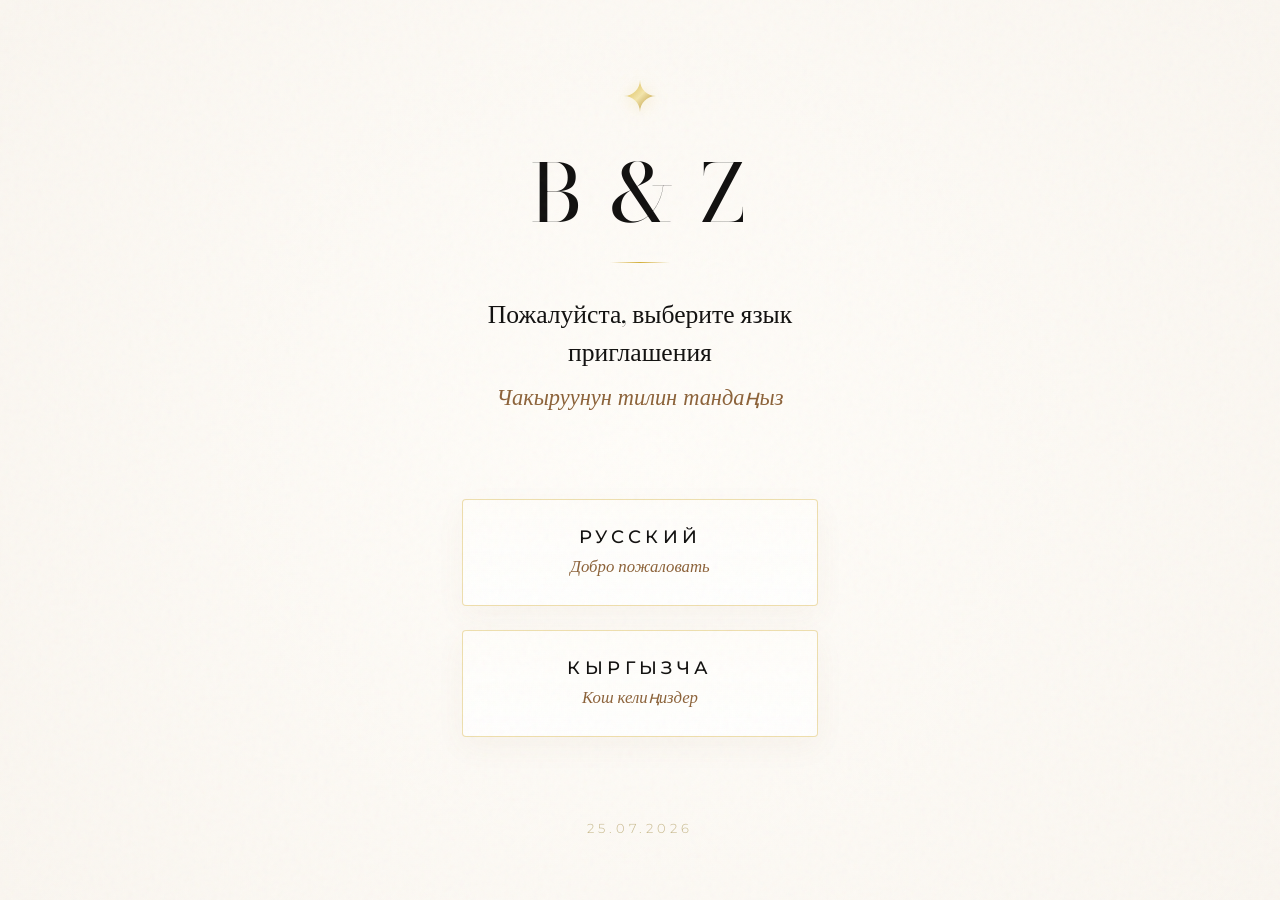
<file: index.html>
<!DOCTYPE html>
<html lang="ru">
<head>
    <meta charset="UTF-8">
    <meta name="viewport" content="width=device-width, initial-scale=1.0, maximum-scale=1.0, user-scalable=no">
    <title>Бекзат & Зарина | Выбор языка / Тилди тандоо</title>
    
    <link rel="preconnect" href="https://fonts.googleapis.com">
    <link rel="preconnect" href="https://fonts.gstatic.com" crossorigin>
    <link href="https://fonts.googleapis.com/css2?family=Cormorant+Garamond:ital,wght@0,300;0,400;0,500;1,300&family=Montserrat:wght@200;300;400&display=swap" rel="stylesheet">
    
    <link rel="stylesheet" href="css/main.css">
</head>
<body>

    <div class="ambient-glow"></div>
    <div class="grain-overlay"></div>

    <main class="lang-container">
        <div class="lang-content">
            
            <div class="lang-ornament">
                <svg width="32" height="32" viewBox="0 0 40 40" fill="none" xmlns="http://www.w3.org/2000/svg">
                    <path d="M20 0C20 11.0457 11.0457 20 0 20C11.0457 20 20 28.9543 20 40C20 28.9543 28.9543 20 40 20C28.9543 20 20 11.0457 20 0Z" fill="url(#gold-grad-lang)"/>
                    <defs>
                        <linearGradient id="gold-grad-lang" x1="0" y1="0" x2="40" y2="40" gradientUnits="userSpaceOnUse">
                            <stop offset="0%" stop-color="#D4AF37"/>
                            <stop offset="50%" stop-color="#F3E5AB"/>
                            <stop offset="100%" stop-color="#AA7C11"/>
                        </linearGradient>
                    </defs>
                </svg>
            </div>

            <h1 class="lang-title">B & Z</h1>
            
            <div class="lang-divider"></div>
            
            <p class="lang-subtitle">Пожалуйста, выберите язык приглашения<br><span class="kg-sub-text">Чакыруунун тилин тандаңыз</span></p>

            <div class="lang-buttons-group">
                <a href="ru.html" class="lang-btn">
                    <span class="lang-text-main">Русский</span>
                    <span class="lang-text-sub">Добро пожаловать</span>
                </a>
                
                <a href="kg.html" class="lang-btn">
                    <span class="lang-text-main">Кыргызча</span>
                    <span class="lang-text-sub">Кош келиңиздер</span>
                </a>
            </div>

            <footer class="lang-footer">
                25.07.2026
            </footer>

        </div>
    </main>

</body>
</html>
</file>
<file: css/main.css>
/* ==========================================================================
   PREMIUM LUXURY WEDDING INVITATION ARCHETYPE (VOGUE EDITORIAL STYLE)
   DESIGNED EXCLUSIVELY FOR SMARTPHONES (MOBILE FIRST PORTRAIT)
   ========================================================================== */

/* Внедрение журнального шрифта высокой моды (Vogue vibe) напрямую в CSS */
@import url('https://fonts.googleapis.com/css2?family=Bodoni+Moda:ital,opsz,wght@0,6..96,400;0,6..96,500;1,6..96,400&family=Montserrat:wght@300;400;500&display=swap');

:root {
    /* Luxury Light Color Palette */
    --clr-ivory: #FDFBF7;
    --clr-warm-white: #FAF6F0;
    --clr-champagne: #F3EBDD;
    --clr-cream: #FFFDF9;
    --clr-beige: #EFE6D5;
    
    /* Elegant Accents */
    --clr-gold-light: #F3E5AB;
    --clr-gold-metallic: #D4AF37;
    --clr-gold-deep: #AA7C11;
    --clr-bronze: #8C6239;
    --clr-sand: #C2B280;
    --clr-charcoal: #11100F; /* Ультра-глубокий черный для максимального контраста */
    
    /* Typography Archetypes - Vogue Style */
    --font-serif: 'Bodoni Moda', 'Playfair Display', Georgia, serif;
    --font-sans: 'Montserrat', Helvetica, sans-serif;
    
    /* Layout Variables */
    --slide-height: 100vh;
}

/* 1. Reset & Global Base Settings */
* {
    box-sizing: border-box;
    margin: 0;
    padding: 0;
    -webkit-tap-highlight-color: transparent;
}

html, body {
    width: 100%;
    height: 100%;
    background-color: var(--clr-warm-white);
    font-family: var(--font-sans);
    color: var(--clr-charcoal);
    overflow: hidden; 
    user-select: none;
    -webkit-font-smoothing: antialiased;
}

/* Жесткий сброс для всех ссылок - никакого синего цвета */
a, a:linear, a:visited, a:hover, a:active {
    color: var(--clr-charcoal) !important;
    text-decoration: none !important;
}

/* Luxury Film Grain Texture Layer */
.grain-overlay {
    position: fixed;
    top: 0;
    left: 0;
    width: 100vw;
    height: 100vh;
    z-index: 99;
    pointer-events: none;
    opacity: 0.035;
    background-image: url("data:image/svg+xml,%3Csvg viewBox='0 0 200 200' xmlns='http://www.w3.org/2000/svg'%3E%3Cfilter id='noise'%3E%3CfeTurbulence type='fractalNoise' baseFrequency='0.8' numOctaves='3' stitchTiles='stitch'/%3E%3C/filter%3E%3Crect width='100%25' height='100%25' filter='url(%23noise)'/%3E%3C/svg%3E");
}

.ambient-glow {
    position: fixed;
    top: -20%;
    right: -20%;
    width: 80vw;
    height: 80vw;
    background: radial-gradient(circle, rgba(243,229,171,0.4) 0%, rgba(253,251,247,0) 70%);
    z-index: 1;
    pointer-events: none;
    filter: blur(40px);
}

/* ==========================================================================
   LANGUAGE SELECTION SCREEN (HIGH FASHION MAGAZINE COVER)
   ========================================================================== */
.lang-container {
    width: 100%;
    height: 100vh;
    height: calc(var(--vh, 1vh) * 100);
    display: flex;
    justify-content: center;
    align-items: center;
    background: radial-gradient(circle at 50% 50%, var(--clr-cream) 0%, var(--clr-warm-white) 100%);
    position: relative;
    z-index: 5;
}

.lang-content {
    width: 100%;
    max-width: 420px;
    height: 100%;
    padding: clamp(3rem, 10vw, 5rem) 2rem clamp(2rem, 8vw, 4rem);
    display: flex;
    flex-direction: column;
    align-items: center;
    text-align: center;
    justify-content: space-between;
}

.lang-ornament {
    opacity: 0.85;
    animation: fadeInGlow 2.5s ease-out forwards;
}

.lang-title {
    font-family: var(--font-serif);
    font-weight: 400;
    /* Огромный журнальный шрифт */
    font-size: clamp(3.5rem, 15vw, 5rem);
    letter-spacing: 0.05em;
    color: var(--clr-charcoal);
    margin-top: 1rem;
    margin-bottom: 0.5rem;
}

.lang-divider {
    width: 60px;
    height: 1px;
    background: linear-gradient(90deg, transparent, var(--clr-gold-metallic), transparent);
    margin-bottom: 2rem;
}

.lang-subtitle {
    font-family: var(--font-serif);
    /* Увеличенный шрифт для старшего поколения */
    font-size: clamp(1.3rem, 5.5vw, 1.6rem);
    line-height: 1.5;
    color: var(--clr-charcoal);
    font-weight: 400;
    max-width: 95%;
}

.kg-sub-text {
    font-style: italic;
    color: var(--clr-bronze);
    font-size: clamp(1.15rem, 5vw, 1.4rem);
    display: block;
    margin-top: 0.6rem;
}

/* Premium Stacked Buttons Group */
.lang-buttons-group {
    width: 100%;
    display: flex;
    flex-direction: column;
    gap: 1.5rem; /* Увеличено расстояние между кнопками */
    margin-top: auto;
    margin-bottom: auto;
}

.lang-btn {
    width: 100%;
    display: flex;
    flex-direction: column;
    align-items: center;
    justify-content: center;
    padding: 1.6rem 1.5rem; /* Огромная, удобная для пальца область нажатия */
    background: linear-gradient(180deg, var(--clr-cream) 0%, rgba(255,255,255,0.8) 100%);
    border: 1px solid rgba(212, 175, 55, 0.4);
    border-radius: 4px;
    transition: all 0.4s cubic-bezier(0.16, 1, 0.3, 1);
    box-shadow: 0 10px 30px rgba(140, 98, 57, 0.05);
    backdrop-filter: blur(10px);
    -webkit-backdrop-filter: blur(10px);
    position: relative;
}

.lang-btn:active {
    transform: scale(0.98);
    border-color: var(--clr-gold-deep);
    background: var(--clr-champagne);
    box-shadow: 0 4px 12px rgba(140, 98, 57, 0.08);
}

.lang-text-main {
    font-family: var(--font-sans);
    /* Крупный, читабельный гротеск */
    font-size: 1.1rem;
    font-weight: 500;
    text-transform: uppercase;
    letter-spacing: 0.25em;
    color: var(--clr-charcoal) !important;
    margin-bottom: 0.4rem;
}

.lang-text-sub {
    font-family: var(--font-serif);
    font-style: italic;
    font-size: 1.05rem;
    color: var(--clr-bronze) !important;
}

.lang-footer {
    font-family: var(--font-sans);
    font-size: 0.8rem;
    font-weight: 300;
    letter-spacing: 0.3em;
    color: var(--clr-sand);
    opacity: 0.9;
}

/* ==========================================================================
   MAIN INVITATION PAGES SLIDES LAYOUT
   ========================================================================== */
.invitation-container {
    width: 100%;
    height: 100%;
    overflow-y: scroll;
    scroll-snap-type: y mandatory;
    scroll-behavior: smooth;
    -webkit-overflow-scrolling: touch;
}

.slide {
    width: 100%;
    height: var(--slide-height);
    height: calc(var(--vh, 1vh) * 100);
    scroll-snap-align: start;
    scroll-snap-stop: always;
    position: relative;
    overflow: hidden;
    display: flex;
    justify-content: center;
    align-items: center;
    background-color: var(--clr-ivory);
}

.slide-content {
    width: 100%;
    height: 100%;
    max-width: 480px; 
    padding: clamp(2rem, 8vw, 4rem) clamp(1.5rem, 6vw, 3rem);
    display: flex;
    flex-direction: column;
    justify-content: center;
    align-items: center;
    position: relative;
    z-index: 2;
    text-align: center;
}

/* SLIDE 1 — WELCOME HERO */
.hero-slide { background-color: #000; }

.hero-bg-wrapper {
    position: absolute;
    top: 0; left: 0;
    width: 100%; height: 100%;
    z-index: 1;
}

.hero-img {
    width: 100%; height: 100%;
    object-fit: cover;
    object-position: center;
    transform: scale(1.02);
    animation: luxuryPan 20s ease-in-out infinite alternate;
}

.hero-overlay {
    position: absolute;
    top: 0; left: 0;
    width: 100%; height: 100%;
    background: linear-gradient(
        180deg, 
        rgba(17, 16, 15, 0.5) 0%, 
        rgba(239, 230, 213, 0.3) 50%, 
        rgba(253, 251, 247, 0.98) 95%,
        rgba(253, 251, 247, 1) 100%
    );
    z-index: 2;
}

.hero-content {
    justify-content: space-between;
    padding-top: clamp(4rem, 12vw, 6rem);
    padding-bottom: clamp(2rem, 8vw, 4rem);
}

.hero-subtitle-top {
    font-family: var(--font-sans);
    font-weight: 400;
    font-size: clamp(0.8rem, 3.5vw, 1rem);
    text-transform: uppercase;
    letter-spacing: 0.35em;
    color: var(--clr-gold-light);
    text-shadow: 0 2px 6px rgba(0,0,0,0.4);
    margin-top: 1rem;
    margin-bottom: auto;
}

.hero-names {
    font-family: var(--font-serif);
    font-weight: 400;
    /* Огромный Vogue-заголовок */
    font-size: clamp(3.5rem, 15vw, 4.5rem);
    line-height: 1.1;
    color: var(--clr-charcoal);
    display: flex;
    flex-direction: column;
    align-items: center;
    gap: 0.2rem;
    margin: auto 0;
}

.name-fade {
    opacity: 0;
    animation: textReveal 2s cubic-bezier(0.25, 1, 0.5, 1) forwards;
}

.hero-names .name-fade:nth-child(3) { animation-delay: 0.4s; }

.name-ampersand {
    font-family: var(--font-serif);
    font-style: italic;
    font-weight: 400;
    font-size: clamp(2.5rem, 10vw, 3.5rem);
    background: linear-gradient(135deg, var(--clr-gold-deep), var(--clr-gold-light));
    -webkit-background-clip: text;
    -webkit-text-fill-color: transparent;
    opacity: 0.9;
}

.hero-divider {
    width: 60px;
    height: 1px;
    background: linear-gradient(90deg, transparent, var(--clr-gold-metallic), transparent);
    margin: 1.5rem auto;
}

.hero-tagline {
    font-family: var(--font-serif);
    font-style: italic;
    font-weight: 400;
    font-size: clamp(1.25rem, 6vw, 1.5rem);
    line-height: 1.6;
    color: var(--clr-charcoal);
    max-width: 90%;
    margin-bottom: auto;
}

.scroll-indicator {
    display: flex;
    flex-direction: column;
    align-items: center;
    gap: 0.5rem;
}

.scroll-text {
    font-family: var(--font-sans);
    font-size: 0.75rem;
    letter-spacing: 0.25em;
    text-transform: uppercase;
    color: var(--clr-bronze);
    opacity: 0.8;
}

.scroll-line {
    width: 1px;
    height: 45px;
    background: linear-gradient(to bottom, var(--clr-gold-metallic), transparent);
    position: relative;
    overflow: hidden;
}

.scroll-line::after {
    content: '';
    position: absolute;
    top: 0; left: 0;
    width: 100%; height: 20px;
    background: white;
    animation: scrollDrop 2.2s cubic-bezier(0.16, 1, 0.3, 1) infinite;
}

/* SLIDE 2 — INVITATION TEXT */
.message-slide {
    background: radial-gradient(circle at center, var(--clr-cream) 0%, var(--clr-warm-white) 100%);
}

.editorial-frame {
    width: 100%;
    border: 1px solid rgba(212, 175, 55, 0.2);
    padding: clamp(2.5rem, 10vw, 4rem) clamp(1.25rem, 6vw, 2.5rem);
    position: relative;
    background: rgba(255, 253, 249, 0.7);
    backdrop-filter: blur(10px);
    -webkit-backdrop-filter: blur(10px);
    box-shadow: 0 20px 40px rgba(140, 98, 57, 0.04);
}

.frame-corner {
    position: absolute;
    width: 14px;
    height: 14px;
    border: 1px solid var(--clr-gold-metallic);
}
.top-left { top: -1px; left: -1px; border-right: none; border-bottom: none; }
.top-right { top: -1px; right: -1px; border-left: none; border-bottom: none; }
.bottom-left { bottom: -1px; left: -1px; border-right: none; border-top: none; }
.bottom-right { bottom: -1px; right: -1px; border-left: none; border-top: none; }

.editorial-caption {
    font-family: var(--font-sans);
    font-size: 0.8rem;
    font-weight: 400;
    letter-spacing: 0.25em;
    text-transform: uppercase;
    color: var(--clr-bronze);
    margin-bottom: 1.5rem;
}

.section-title {
    font-family: var(--font-serif);
    font-weight: 400;
    /* Крупный акцентный заголовок */
    font-size: clamp(2.6rem, 11vw, 3.5rem);
    color: var(--clr-charcoal);
    margin-bottom: 2.5rem;
    letter-spacing: 0.02em;
}

.text-block {
    display: flex;
    flex-direction: column;
    gap: 1.75rem;
}

.luxury-p {
    font-family: var(--font-serif);
    /* Крупный, разборчивый текст для удобства чтения */
    font-size: clamp(1.25rem, 5.5vw, 1.5rem);
    line-height: 1.75;
    color: var(--clr-charcoal);
    font-weight: 400;
}

.highlighted-text {
    font-style: italic;
    color: #38302A;
}

.signature {
    font-family: var(--font-serif);
    font-style: italic;
    font-size: clamp(1.4rem, 6vw, 1.7rem);
    margin-top: 2.5rem;
    color: var(--clr-charcoal);
}

/* SLIDE 3 — WEDDING INFORMATION */
.info-slide {
    background-color: var(--clr-ivory);
}

.info-content {
    justify-content: flex-start;
    gap: 1.25rem;
    overflow-y: auto;
    -webkit-overflow-scrolling: touch;
}

.small-title {
    margin-bottom: 0.5rem;
    font-size: clamp(2.2rem, 9vw, 2.8rem);
}

.luxury-card {
    width: 100%;
    background: rgba(255, 253, 249, 0.8);
    border: 1px solid rgba(212, 175, 55, 0.3);
    border-radius: 8px;
    padding: 1.5rem;
    position: relative;
    overflow: hidden;
    box-shadow: 0 10px 30px rgba(140, 98, 57, 0.05);
}

.card-glow {
    position: absolute;
    top: 0; left: 0;
    width: 100%; height: 100%;
    background: linear-gradient(135deg, rgba(243,229,171,0.2) 0%, transparent 100%);
    pointer-events: none;
}

.card-label {
    font-family: var(--font-sans);
    font-size: 0.8rem;
    font-weight: 500;
    letter-spacing: 0.2em;
    text-transform: uppercase;
    color: var(--clr-bronze);
    margin-bottom: 0.6rem;
}

.card-main-val {
    font-family: var(--font-serif);
    /* Очень крупные цифры */
    font-size: clamp(1.8rem, 8vw, 2.4rem);
    color: var(--clr-charcoal);
    font-weight: 400;
}

.card-sub-val {
    font-family: var(--font-sans);
    font-weight: 400;
    font-size: 0.9rem;
    color: #5E554D;
    margin-top: 0.3rem;
    letter-spacing: 0.05em;
}

.luxury-card-row {
    width: 100%;
    display: flex;
    gap: 1.25rem;
}

.half-card {
    flex: 1;
    display: flex;
    flex-direction: column;
    justify-content: center;
    align-items: center;
    padding: 1.25rem 0.5rem;
}

.card-time-val {
    font-family: var(--font-serif);
    font-size: clamp(1.8rem, 8vw, 2.4rem);
    color: var(--clr-charcoal);
}

.card-time-val-sub {
    font-family: var(--font-sans);
    font-size: 0.85rem;
    font-weight: 500;
    color: var(--clr-charcoal);
    margin-top: 0.5rem;
}

.location-card {
    display: flex;
    flex-direction: column;
    align-items: center;
    gap: 0.5rem;
    padding: 1.75rem 1.25rem;
}

.venue-name {
    font-family: var(--font-serif);
    font-size: clamp(1.6rem, 7vw, 2rem);
    font-weight: 400;
    color: var(--clr-charcoal);
    margin-bottom: 0.25rem;
}

.venue-address {
    font-family: var(--font-sans);
    font-size: 0.95rem;
    font-weight: 400;
    color: #5E554D;
    margin-bottom: 1rem;
}

.premium-btn {
    display: inline-flex;
    align-items: center;
    justify-content: center;
    gap: 0.75rem;
    background: linear-gradient(135deg, #efe6d5 0%, #dfd5c2 100%);
    border: 1px solid rgba(170, 124, 17, 0.4);
    border-radius: 4px;
    font-family: var(--font-sans);
    /* Крупная кнопка для удобства */
    font-size: 0.95rem;
    font-weight: 500;
    text-transform: uppercase;
    letter-spacing: 0.15em;
    padding: 1rem 2rem;
    box-shadow: 0 6px 20px rgba(140, 98, 57, 0.1);
    width: 100%;
}

.premium-btn:active {
    transform: scale(0.98);
    background: linear-gradient(135deg, #dfd5c2 0%, #efe6d5 100%);
}

.btn-icon { color: var(--clr-gold-deep); }

.countdown-wrapper {
    width: 100%;
    margin-top: 0.5rem;
    padding: 0.5rem 0;
}

.countdown-title {
    font-family: var(--font-sans);
    font-size: 0.8rem;
    font-weight: 500;
    letter-spacing: 0.2em;
    text-transform: uppercase;
    color: var(--clr-bronze);
    margin-bottom: 1rem;
}

.countdown-grid {
    display: flex;
    justify-content: center;
    align-items: center;
    gap: 0.5rem;
}

.countdown-item {
    display: flex;
    flex-direction: column;
    align-items: center;
    min-width: 60px;
}

.time-num {
    font-family: var(--font-serif);
    /* Огромные цифры таймера */
    font-size: clamp(1.8rem, 8vw, 2.4rem);
    font-weight: 400;
    color: var(--clr-charcoal);
}

.time-label {
    font-family: var(--font-sans);
    font-size: 0.65rem;
    font-weight: 500;
    text-transform: uppercase;
    letter-spacing: 0.1em;
    color: #7A6F64;
    margin-top: 0.1rem;
}

.countdown-divider {
    font-family: var(--font-serif);
    font-size: 1.8rem;
    font-weight: 400;
    color: var(--clr-gold-metallic);
    margin-bottom: 16px;
}

.countdown-expired-msg {
    font-family: var(--font-serif);
    font-style: italic;
    font-size: 1.35rem;
    color: var(--clr-gold-deep);
    margin-top: 0.5rem;
    animation: fadeInGlow 1.5s ease-out;
}

.hidden { display: none !important; }

.footer-note {
    font-family: var(--font-serif);
    font-style: italic;
    font-size: 1.25rem;
    color: var(--clr-sand);
    margin-top: auto;
    padding-top: 1rem;
}

/* KINETIC KEYFRAMES */
@keyframes luxuryPan {
    0% { transform: scale(1.02) cubic-bezier(0.25, 0.46, 0.45, 0.94); }
    100% { transform: scale(1.08) cubic-bezier(0.25, 0.46, 0.45, 0.94); }
}

@keyframes textReveal {
    0% { opacity: 0; transform: translateY(20px); filter: blur(5px); }
    100% { opacity: 1; transform: translateY(0); filter: blur(0); }
}

@keyframes fadeInGlow {
    0% { opacity: 0; filter: drop-shadow(0 0 0px rgba(255,255,255,0)); }
    100% { opacity: 1; filter: drop-shadow(0 2px 8px rgba(243,229,171,0.6)); }
}

@keyframes scrollDrop {
    0% { top: -20px; }
    50% { top: 45px; }
    100% { top: 45px; }
}

.lang-btn, 
.lang-btn *, 
a.lang-btn {
    text-decoration: none !important;
    text-decoration-line: none !important;
}
</file>
